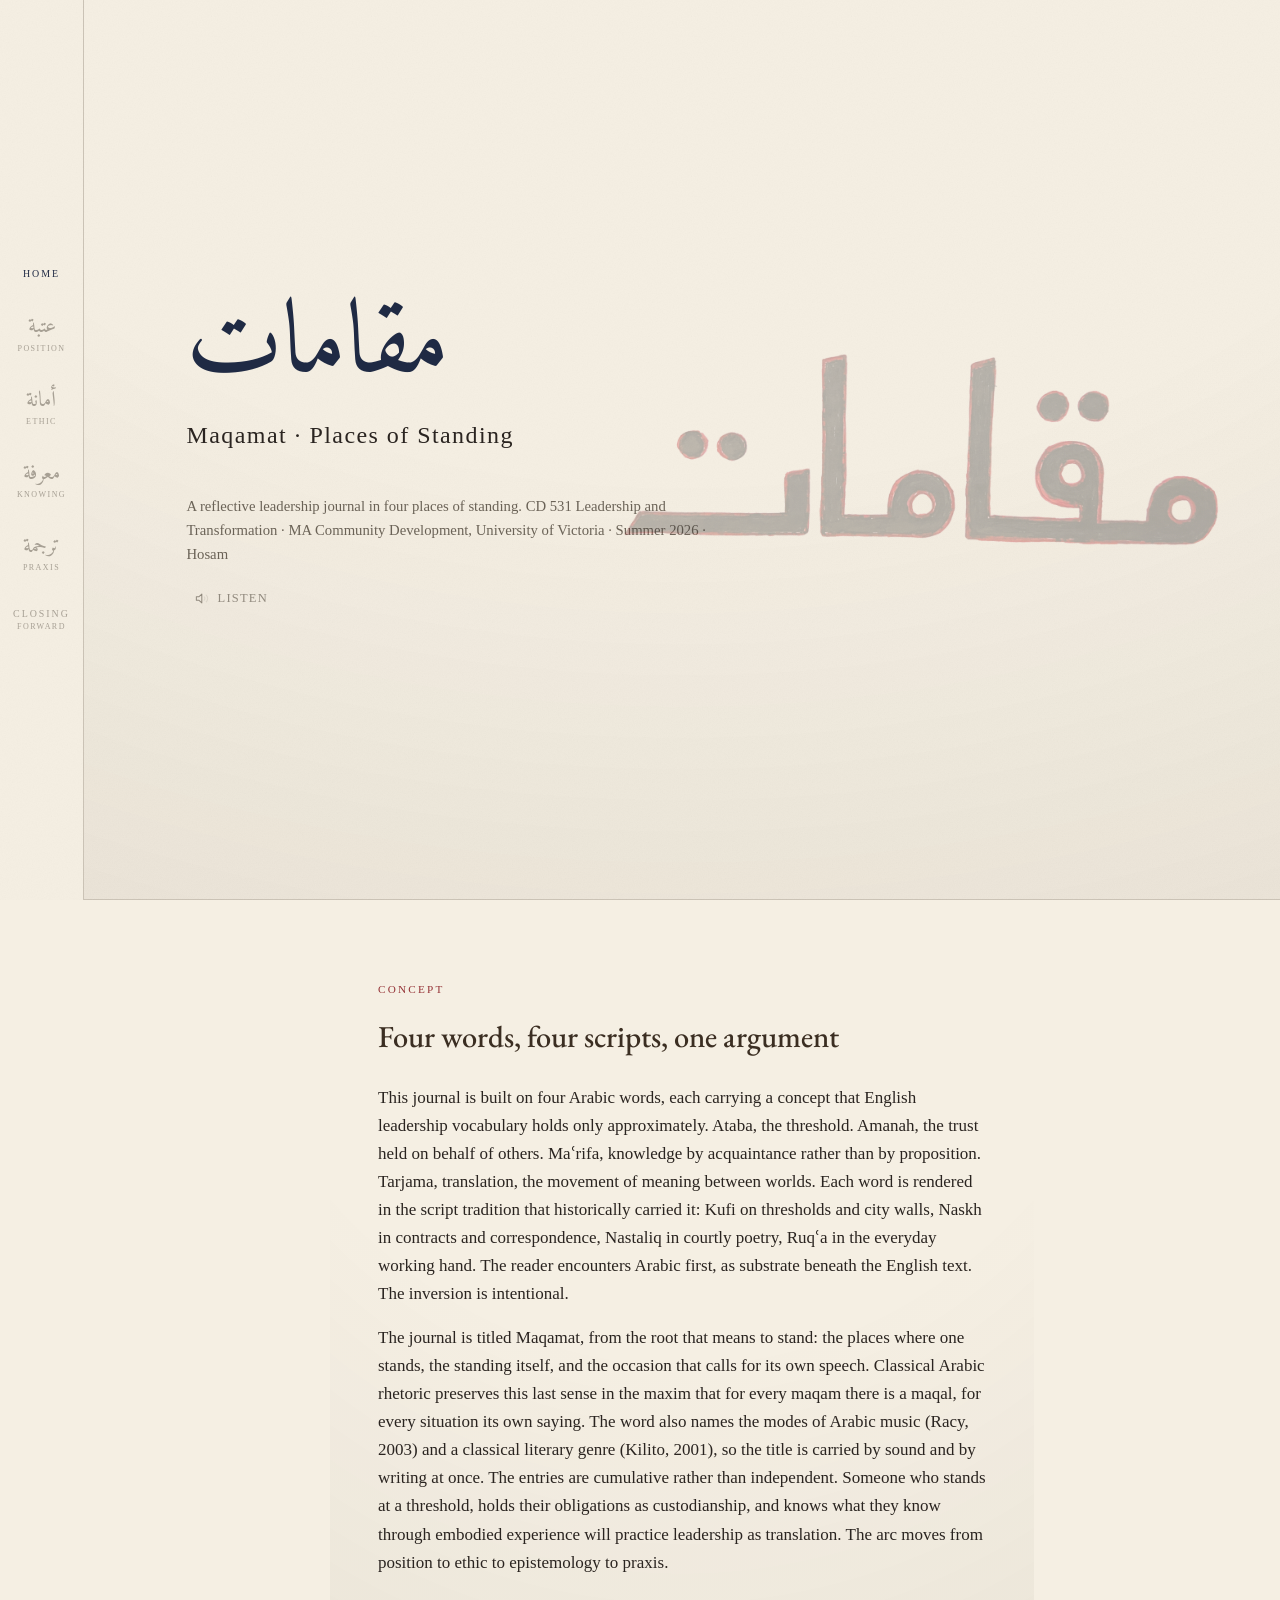
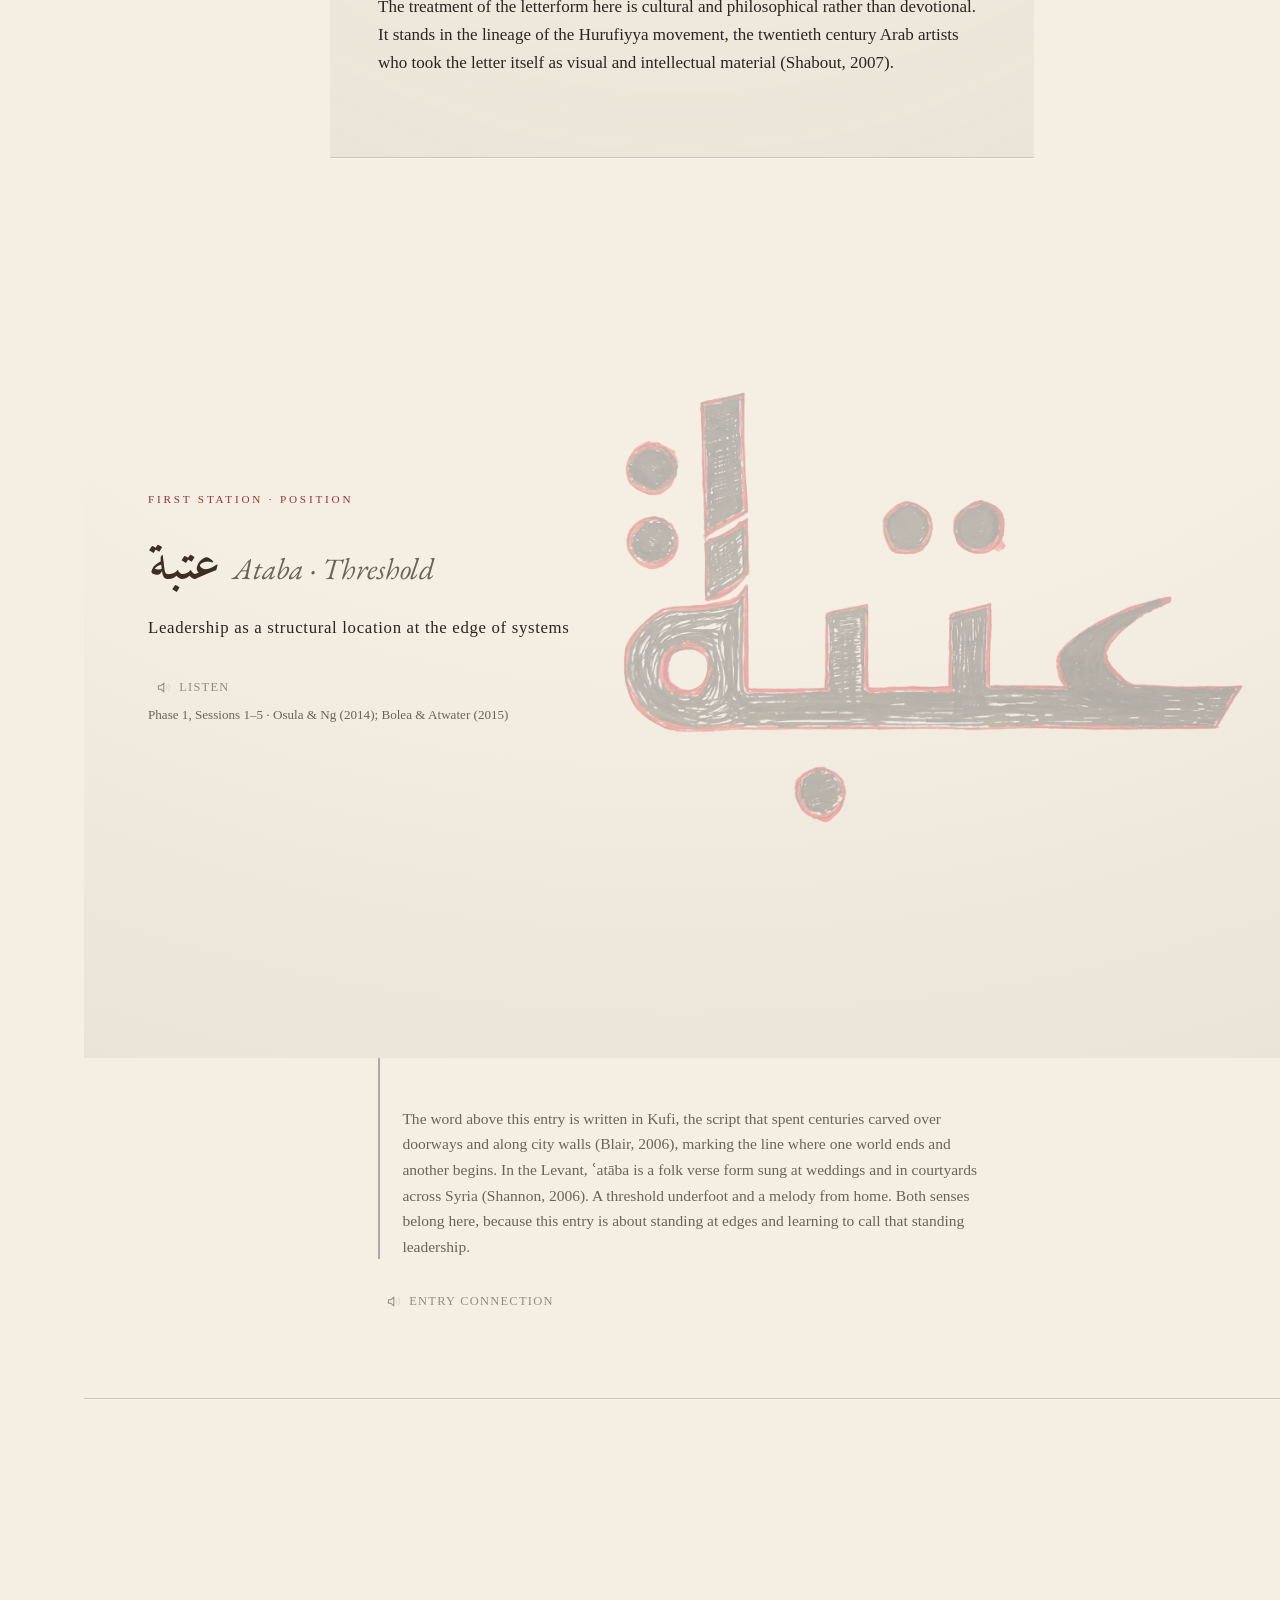
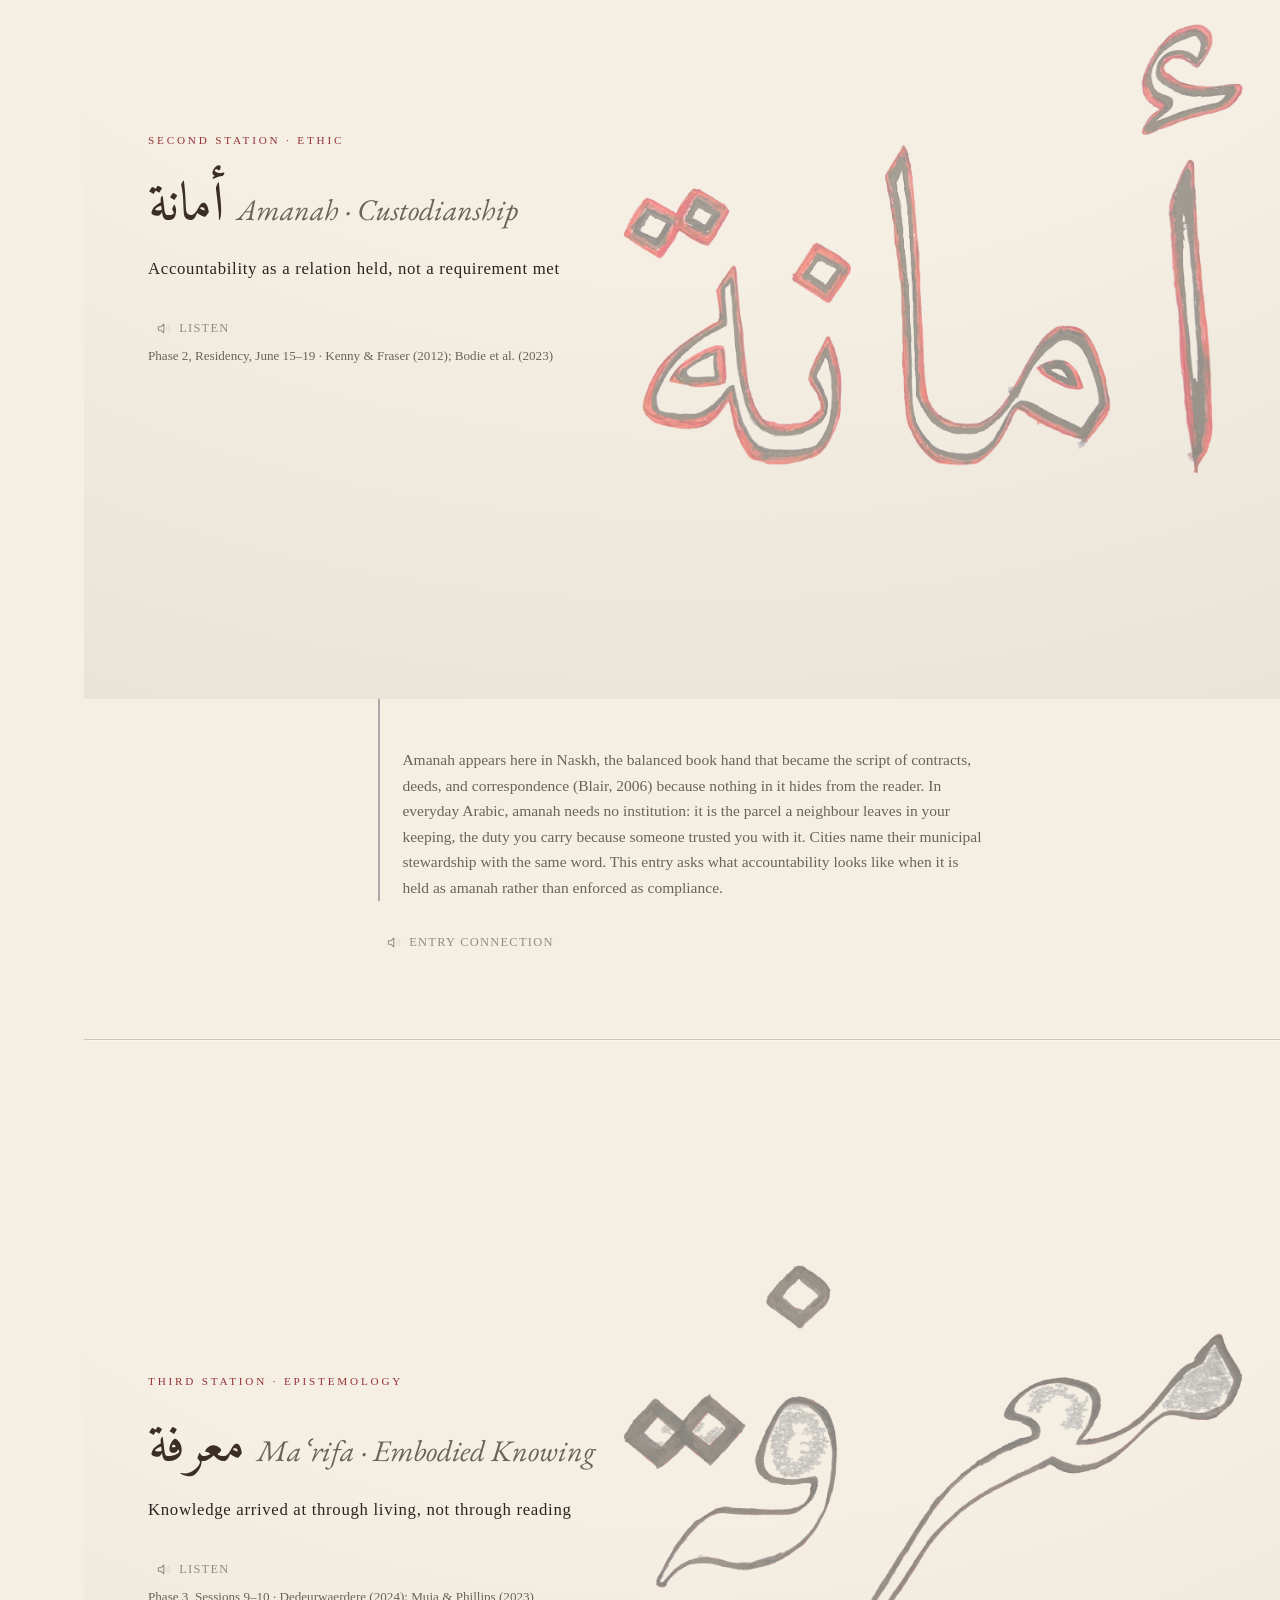
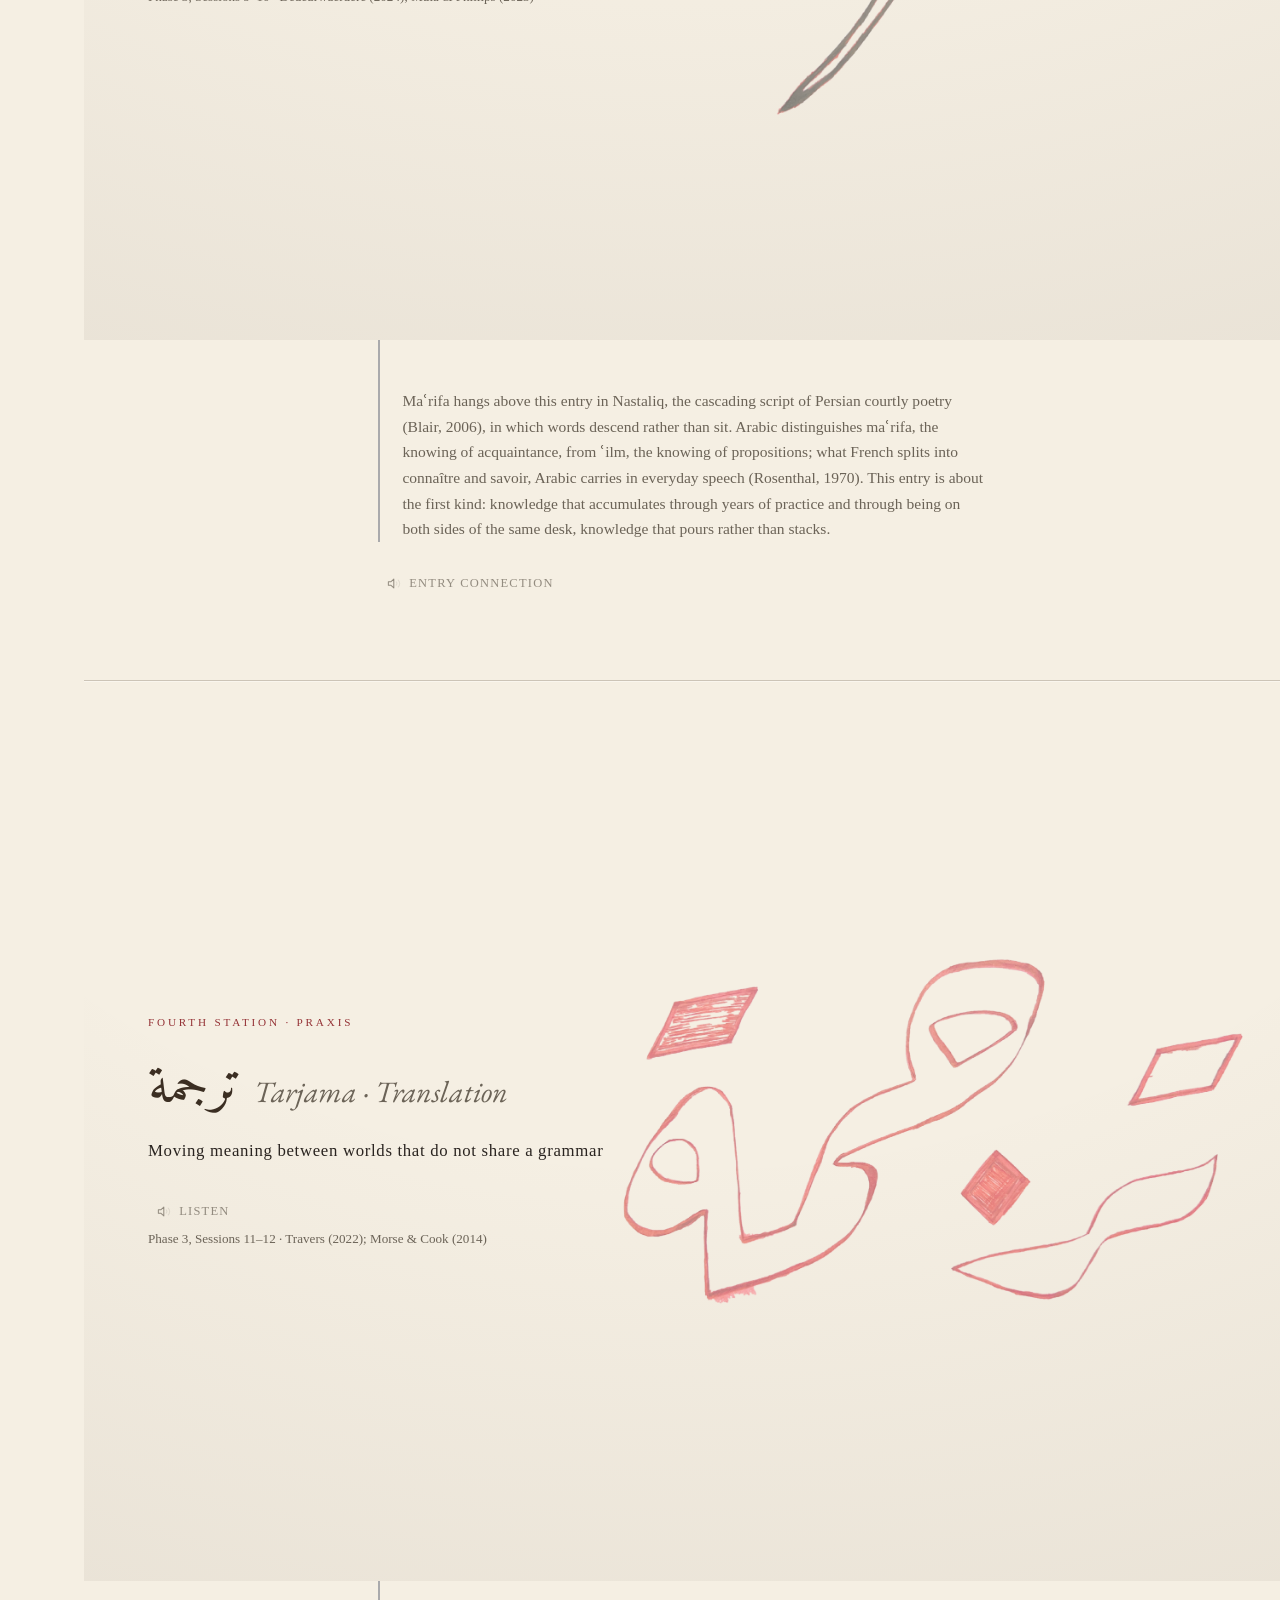
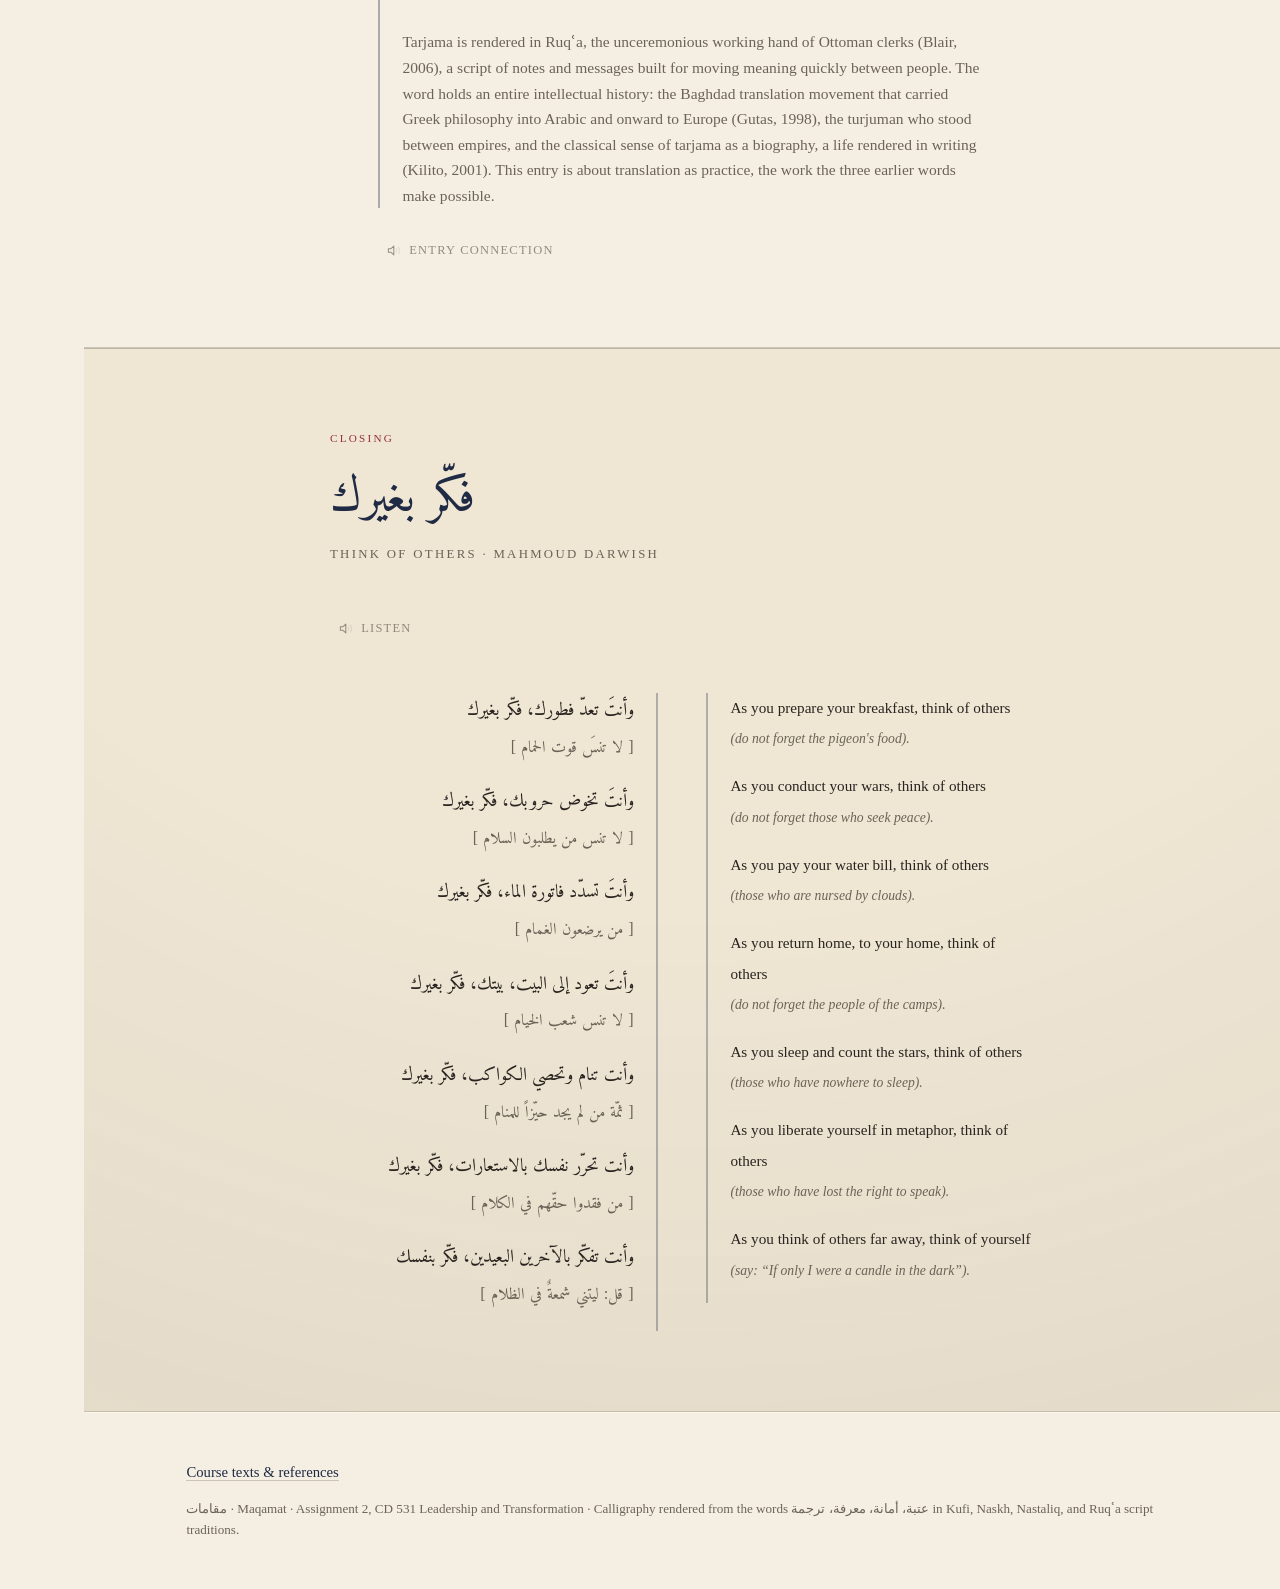
<file: index.html>
<!DOCTYPE html>
<html lang="en">
<head>
<meta charset="utf-8">
<meta name="viewport" content="width=device-width, initial-scale=1">
<title>مقامات · Maqamat · A Reflective Leadership Journal</title>
<meta name="description" content="Maqamat: a reflective leadership journal in four places of standing: Ataba, Amanah, Maʿrifa, Tarjama. CD 531 Leadership and Transformation, MA Community Development, University of Victoria.">
  <link rel="stylesheet" href="style.css">
</head>
<body>

<nav aria-label="Journal navigation">
  <a href="#hero" class="home-link">Home</a>
  <a href="#ataba" class="arabic" lang="ar">عتبة<small>Position</small></a>
  <a href="#amanah" class="arabic" lang="ar">أمانة<small>Ethic</small></a>
  <a href="#marifa" class="arabic" lang="ar">معرفة<small>Knowing</small></a>
  <a href="#tarjama" class="arabic" lang="ar">ترجمة<small>Praxis</small></a>
  <a href="#darwish" class="home-link">Closing<small>Forward</small></a>
</nav>

<main id="top">

  <header class="hero" id="hero">
    <div class="substrate"><img src="assets/maqamat_hand.png?v=2" alt="The word Maqamat in Hosam’s hand"></div>
    <h1 lang="ar">مقامات</h1>
    <p class="subtitle">Maqamat · Places of Standing</p>
    <p class="byline">A reflective leadership journal in four places of standing. CD 531 Leadership and Transformation · MA Community Development, University of Victoria · Summer 2026 · Hosam</p>
    <button class="audio-btn" data-audio="assets/audio/maqamat.mp3" aria-label="Listen: the title and opening">
      <svg class="icon-speaker" width="20" height="20" viewBox="0 0 22 22" fill="none" stroke="currentColor" stroke-width="1.5" stroke-linecap="round" stroke-linejoin="round" aria-hidden="true">
        <polygon points="10 4.5 5.5 8.5 2 8.5 2 13.5 5.5 13.5 10 17.5"/>
        <path class="wave wave1" d="M13.5 8.5 a3.5 3.5 0 0 1 0 5"/>
        <path class="wave wave2" d="M16.5 6 a7 7 0 0 1 0 10"/>
      </svg>
      <span class="audio-label">Listen</span>
    </button>
  </header>

  <section class="prose" id="concept">
    <p class="kicker">Concept</p>
    <h2>Four words, four scripts, one argument</h2>
    <p>This journal is built on four Arabic words, each carrying a concept that English leadership vocabulary holds only approximately. Ataba, the threshold. Amanah, the trust held on behalf of others. Maʿrifa, knowledge by acquaintance rather than by proposition. Tarjama, translation, the movement of meaning between worlds. Each word is rendered in the script tradition that historically carried it: Kufi on thresholds and city walls, Naskh in contracts and correspondence, Nastaliq in courtly poetry, Ruqʿa in the everyday working hand. The reader encounters Arabic first, as substrate beneath the English text. The inversion is intentional.</p>
    <p>The journal is titled Maqamat, from the root that means to stand: the places where one stands, the standing itself, and the occasion that calls for its own speech. Classical Arabic rhetoric preserves this last sense in the maxim that for every maqam there is a maqal, for every situation its own saying. The word also names the modes of Arabic music (Racy, 2003) and a classical literary genre (Kilito, 2001), so the title is carried by sound and by writing at once. The entries are cumulative rather than independent. Someone who stands at a threshold, holds their obligations as custodianship, and knows what they know through embodied experience will practice leadership as translation. The arc moves from position to ethic to epistemology to praxis.</p>
    <p>The treatment of the letterform here is cultural and philosophical rather than devotional. It stands in the lineage of the Hurufiyya movement, the twentieth century Arab artists who took the letter itself as visual and intellectual material (Shabout, 2007).</p>
  </section>

  <section id="ataba">
    <div class="entry-open">
      <div class="substrate"><img src="assets/ataba_hand.png?v=2" alt="The word Ataba in Hosam’s hand"></div>
      <div class="opener">
        <p class="entry-no">First Station · Position</p>
        <h2><span class="arabic" lang="ar">عتبة</span> <span class="translit">Ataba · Threshold</span></h2>
        <p class="axis">Leadership as a structural location at the edge of systems</p>
        <button class="audio-btn" data-audio="assets/audio/ataba.mp3" aria-label="Listen: pronunciation and meaning of Ataba">
          <svg class="icon-speaker" width="20" height="20" viewBox="0 0 22 22" fill="none" stroke="currentColor" stroke-width="1.5" stroke-linecap="round" stroke-linejoin="round" aria-hidden="true">
            <polygon points="10 4.5 5.5 8.5 2 8.5 2 13.5 5.5 13.5 10 17.5"/>
            <path class="wave wave1" d="M13.5 8.5 a3.5 3.5 0 0 1 0 5"/>
            <path class="wave wave2" d="M16.5 6 a7 7 0 0 1 0 10"/>
          </svg>
          <span class="audio-label">Listen</span>
        </button>
        <p class="phase">Phase 1, Sessions 1&#8211;5 · Osula &amp; Ng (2014); Bolea &amp; Atwater (2015)</p>
      </div>
    </div>
    <div class="entry-body">
      <p class="preface">The word above this entry is written in Kufi, the script that spent centuries carved over doorways and along city walls (Blair, 2006), marking the line where one world ends and another begins. In the Levant, ʿatāba is a folk verse form sung at weddings and in courtyards across Syria (Shannon, 2006). A threshold underfoot and a melody from home. Both senses belong here, because this entry is about standing at edges and learning to call that standing leadership.</p>
      <button class="audio-btn connection-btn" data-audio="assets/audio/ataba_connection.mp3" aria-label="Entry Connection: how Ataba connects to the course">
        <svg class="icon-speaker" width="20" height="20" viewBox="0 0 22 22" fill="none" stroke="currentColor" stroke-width="1.5" stroke-linecap="round" stroke-linejoin="round" aria-hidden="true">
          <polygon points="10 4.5 5.5 8.5 2 8.5 2 13.5 5.5 13.5 10 17.5"/>
          <path class="wave wave1" d="M13.5 8.5 a3.5 3.5 0 0 1 0 5"/>
          <path class="wave wave2" d="M16.5 6 a7 7 0 0 1 0 10"/>
        </svg>
        <span class="audio-label">Entry Connection</span>
      </button>

    </div>
  </section>

  <section id="amanah">
    <div class="entry-open">
      <div class="substrate"><img src="assets/amanah_hand.png?v=2" alt="The word Amanah in Hosam’s hand"></div>
      <div class="opener">
        <p class="entry-no">Second Station · Ethic</p>
        <h2><span class="arabic" lang="ar">أمانة</span> <span class="translit">Amanah · Custodianship</span></h2>
        <p class="axis">Accountability as a relation held, not a requirement met</p>
        <button class="audio-btn" data-audio="assets/audio/amanah.mp3" aria-label="Listen: pronunciation and meaning of Amanah">
          <svg class="icon-speaker" width="20" height="20" viewBox="0 0 22 22" fill="none" stroke="currentColor" stroke-width="1.5" stroke-linecap="round" stroke-linejoin="round" aria-hidden="true">
            <polygon points="10 4.5 5.5 8.5 2 8.5 2 13.5 5.5 13.5 10 17.5"/>
            <path class="wave wave1" d="M13.5 8.5 a3.5 3.5 0 0 1 0 5"/>
            <path class="wave wave2" d="M16.5 6 a7 7 0 0 1 0 10"/>
          </svg>
          <span class="audio-label">Listen</span>
        </button>
        <p class="phase">Phase 2, Residency, June 15&#8211;19 · Kenny &amp; Fraser (2012); Bodie et al. (2023)</p>
      </div>
    </div>
    <div class="entry-body">
      <p class="preface">Amanah appears here in Naskh, the balanced book hand that became the script of contracts, deeds, and correspondence (Blair, 2006) because nothing in it hides from the reader. In everyday Arabic, amanah needs no institution: it is the parcel a neighbour leaves in your keeping, the duty you carry because someone trusted you with it. Cities name their municipal stewardship with the same word. This entry asks what accountability looks like when it is held as amanah rather than enforced as compliance.</p>
      <button class="audio-btn connection-btn" data-audio="assets/audio/amanah_connection.mp3" aria-label="Entry Connection: how Amanah connects to the course">
        <svg class="icon-speaker" width="20" height="20" viewBox="0 0 22 22" fill="none" stroke="currentColor" stroke-width="1.5" stroke-linecap="round" stroke-linejoin="round" aria-hidden="true">
          <polygon points="10 4.5 5.5 8.5 2 8.5 2 13.5 5.5 13.5 10 17.5"/>
          <path class="wave wave1" d="M13.5 8.5 a3.5 3.5 0 0 1 0 5"/>
          <path class="wave wave2" d="M16.5 6 a7 7 0 0 1 0 10"/>
        </svg>
        <span class="audio-label">Entry Connection</span>
      </button>

    </div>
  </section>

  <section id="marifa">
    <div class="entry-open">
      <div class="substrate"><img src="assets/marifa_hand.png?v=2" alt="The word Maʿrifa in Hosam’s hand"></div>
      <div class="opener">
        <p class="entry-no">Third Station · Epistemology</p>
        <h2><span class="arabic" lang="ar">معرفة</span> <span class="translit">Maʿrifa · Embodied Knowing</span></h2>
        <p class="axis">Knowledge arrived at through living, not through reading</p>
        <button class="audio-btn" data-audio="assets/audio/marifa.mp3" aria-label="Listen: pronunciation and meaning of Marifa">
          <svg class="icon-speaker" width="20" height="20" viewBox="0 0 22 22" fill="none" stroke="currentColor" stroke-width="1.5" stroke-linecap="round" stroke-linejoin="round" aria-hidden="true">
            <polygon points="10 4.5 5.5 8.5 2 8.5 2 13.5 5.5 13.5 10 17.5"/>
            <path class="wave wave1" d="M13.5 8.5 a3.5 3.5 0 0 1 0 5"/>
            <path class="wave wave2" d="M16.5 6 a7 7 0 0 1 0 10"/>
          </svg>
          <span class="audio-label">Listen</span>
        </button>
        <p class="phase">Phase 3, Sessions 9&#8211;10 · Dedeurwaerdere (2024); Muia &amp; Phillips (2023)</p>
      </div>
    </div>
    <div class="entry-body">
      <p class="preface">Maʿrifa hangs above this entry in Nastaliq, the cascading script of Persian courtly poetry (Blair, 2006), in which words descend rather than sit. Arabic distinguishes maʿrifa, the knowing of acquaintance, from ʿilm, the knowing of propositions; what French splits into connaître and savoir, Arabic carries in everyday speech (Rosenthal, 1970). This entry is about the first kind: knowledge that accumulates through years of practice and through being on both sides of the same desk, knowledge that pours rather than stacks.</p>
      <button class="audio-btn connection-btn" data-audio="assets/audio/marifa_connection.mp3" aria-label="Entry Connection: how Marifa connects to the course">
        <svg class="icon-speaker" width="20" height="20" viewBox="0 0 22 22" fill="none" stroke="currentColor" stroke-width="1.5" stroke-linecap="round" stroke-linejoin="round" aria-hidden="true">
          <polygon points="10 4.5 5.5 8.5 2 8.5 2 13.5 5.5 13.5 10 17.5"/>
          <path class="wave wave1" d="M13.5 8.5 a3.5 3.5 0 0 1 0 5"/>
          <path class="wave wave2" d="M16.5 6 a7 7 0 0 1 0 10"/>
        </svg>
        <span class="audio-label">Entry Connection</span>
      </button>

    </div>
  </section>

  <section id="tarjama">
    <div class="entry-open">
      <div class="substrate"><img src="assets/tarjama_hand.png?v=2" alt="The word Tarjama in Hosam’s hand"></div>
      <div class="opener">
        <p class="entry-no">Fourth Station · Praxis</p>
        <h2><span class="arabic" lang="ar">ترجمة</span> <span class="translit">Tarjama · Translation</span></h2>
        <p class="axis">Moving meaning between worlds that do not share a grammar</p>
        <button class="audio-btn" data-audio="assets/audio/tarjama.mp3" aria-label="Listen: pronunciation and meaning of Tarjama">
          <svg class="icon-speaker" width="20" height="20" viewBox="0 0 22 22" fill="none" stroke="currentColor" stroke-width="1.5" stroke-linecap="round" stroke-linejoin="round" aria-hidden="true">
            <polygon points="10 4.5 5.5 8.5 2 8.5 2 13.5 5.5 13.5 10 17.5"/>
            <path class="wave wave1" d="M13.5 8.5 a3.5 3.5 0 0 1 0 5"/>
            <path class="wave wave2" d="M16.5 6 a7 7 0 0 1 0 10"/>
          </svg>
          <span class="audio-label">Listen</span>
        </button>
        <p class="phase">Phase 3, Sessions 11&#8211;12 · Travers (2022); Morse &amp; Cook (2014)</p>
      </div>
    </div>
    <div class="entry-body">
      <p class="preface">Tarjama is rendered in Ruqʿa, the unceremonious working hand of Ottoman clerks (Blair, 2006), a script of notes and messages built for moving meaning quickly between people. The word holds an entire intellectual history: the Baghdad translation movement that carried Greek philosophy into Arabic and onward to Europe (Gutas, 1998), the turjuman who stood between empires, and the classical sense of tarjama as a biography, a life rendered in writing (Kilito, 2001). This entry is about translation as practice, the work the three earlier words make possible.</p>
      <button class="audio-btn connection-btn" data-audio="assets/audio/tarjama_connection.mp3" aria-label="Entry Connection: how Tarjama connects to the course">
        <svg class="icon-speaker" width="20" height="20" viewBox="0 0 22 22" fill="none" stroke="currentColor" stroke-width="1.5" stroke-linecap="round" stroke-linejoin="round" aria-hidden="true">
          <polygon points="10 4.5 5.5 8.5 2 8.5 2 13.5 5.5 13.5 10 17.5"/>
          <path class="wave wave1" d="M13.5 8.5 a3.5 3.5 0 0 1 0 5"/>
          <path class="wave wave2" d="M16.5 6 a7 7 0 0 1 0 10"/>
        </svg>
        <span class="audio-label">Entry Connection</span>
      </button>

    </div>
  </section>

  <section id="darwish" class="closing">
    <div class="closing-inner">
      <p class="kicker">Closing</p>
      <h2 class="darwish-title" lang="ar">فكّر بغيرك</h2>
      <p class="darwish-credit">Think of Others &middot; Mahmoud Darwish</p>
      <button class="audio-btn" data-audio="assets/audio/darwish.mp3" aria-label="Listen: closing reading">
        <svg class="icon-speaker" width="20" height="20" viewBox="0 0 22 22" fill="none" stroke="currentColor" stroke-width="1.5" stroke-linecap="round" stroke-linejoin="round" aria-hidden="true">
          <polygon points="10 4.5 5.5 8.5 2 8.5 2 13.5 5.5 13.5 10 17.5"/>
          <path class="wave wave1" d="M13.5 8.5 a3.5 3.5 0 0 1 0 5"/>
          <path class="wave wave2" d="M16.5 6 a7 7 0 0 1 0 10"/>
        </svg>
        <span class="audio-label">Listen</span>
      </button>
      <div class="poem-wrap">
        <div class="poem-arabic" lang="ar" dir="rtl">
          <p class="stanza">وأنتَ تعدّ فطورك، فكّر بغيرك<br><span class="bracket">[ لا تنسَ قوت الحمام ]</span></p>
          <p class="stanza">وأنتَ تخوض حروبك، فكّر بغيرك<br><span class="bracket">[ لا تنس من يطلبون السلام ]</span></p>
          <p class="stanza">وأنتَ تسدّد فاتورة الماء، فكّر بغيرك<br><span class="bracket">[ من يرضعون الغمام ]</span></p>
          <p class="stanza">وأنتَ تعود إلى البيت، بيتك، فكّر بغيرك<br><span class="bracket">[ لا تنس شعب الخيام ]</span></p>
          <p class="stanza">وأنت تنام وتحصي الكواكب، فكّر بغيرك<br><span class="bracket">[ ثمّة من لم يجد حيّزاً للمنام ]</span></p>
          <p class="stanza">وأنت تحرّر نفسك بالاستعارات، فكّر بغيرك<br><span class="bracket">[ من فقدوا حقّهم في الكلام ]</span></p>
          <p class="stanza">وأنت تفكّر بالآخرين البعيدين، فكّر بنفسك<br><span class="bracket">[ قل: ليتني شمعةٌ في الظلام ]</span></p>
        </div>
        <div class="poem-english">
          <p class="stanza">As you prepare your breakfast, think of others<br><span class="bracket">(do not forget the pigeon's food).</span></p>
          <p class="stanza">As you conduct your wars, think of others<br><span class="bracket">(do not forget those who seek peace).</span></p>
          <p class="stanza">As you pay your water bill, think of others<br><span class="bracket">(those who are nursed by clouds).</span></p>
          <p class="stanza">As you return home, to your home, think of others<br><span class="bracket">(do not forget the people of the camps).</span></p>
          <p class="stanza">As you sleep and count the stars, think of others<br><span class="bracket">(those who have nowhere to sleep).</span></p>
          <p class="stanza">As you liberate yourself in metaphor, think of others<br><span class="bracket">(those who have lost the right to speak).</span></p>
          <p class="stanza">As you think of others far away, think of yourself<br><span class="bracket">(say: &ldquo;If only I were a candle in the dark&rdquo;).</span></p>
        </div>
      </div>
    </div>
  </section>

  <footer>
    <p><a class="ref-link" href="references.html">Course texts &amp; references</a></p>
    <p>مقامات · Maqamat · Assignment 2, CD 531 Leadership and Transformation · Calligraphy rendered from the words عتبة، أمانة، معرفة، ترجمة in Kufi, Naskh, Nastaliq, and Ruqʿa script traditions.</p>
  </footer>

</main>

<script>
  // Nav scroll observer
  const links = document.querySelectorAll('nav a[href^="#"]');
  const map = new Map();
  links.forEach(a => {
    const id = a.getAttribute('href').slice(1);
    const el = document.getElementById(id);
    if (el) map.set(el, a);
  });
  const obs = new IntersectionObserver(entries => {
    entries.forEach(e => {
      if (e.isIntersecting) {
        links.forEach(a => a.classList.remove('active'));
        const a = map.get(e.target);
        if (a) a.classList.add('active');
      }
    });
  }, { rootMargin: '-40% 0px -55% 0px' });
  map.forEach((a, el) => obs.observe(el));

  // Audio players
  let currentAudio = null;
  let currentBtn = null;

  function resetBtn(btn) {
    if (!btn) return;
    btn.classList.remove('playing');
    btn.querySelector('.audio-label').textContent = btn.dataset.restLabel;
  }

  document.querySelectorAll('.audio-btn').forEach(btn => {
    const label = btn.querySelector('.audio-label');
    btn.dataset.restLabel = label.textContent;
    const audio = new Audio(btn.dataset.audio);
    audio.addEventListener('ended', () => {
      resetBtn(btn);
      currentAudio = null;
      currentBtn = null;
    });
    audio.addEventListener('error', () => {
      btn.disabled = true;
      btn.style.opacity = '0.3';
      btn.title = 'Audio coming soon';
    });
    btn.addEventListener('click', () => {
      if (currentAudio && currentAudio !== audio) {
        currentAudio.pause();
        currentAudio.currentTime = 0;
        resetBtn(currentBtn);
      }
      if (audio.paused) {
        audio.play().then(() => {
          btn.classList.add('playing');
          label.textContent = 'Pause';
          currentAudio = audio;
          currentBtn = btn;
        }).catch(() => {
          btn.disabled = true;
          btn.style.opacity = '0.3';
        });
      } else {
        audio.pause();
        resetBtn(btn);
        currentAudio = null;
        currentBtn = null;
      }
    });
  });
</script>

</body>
</html>
</file>
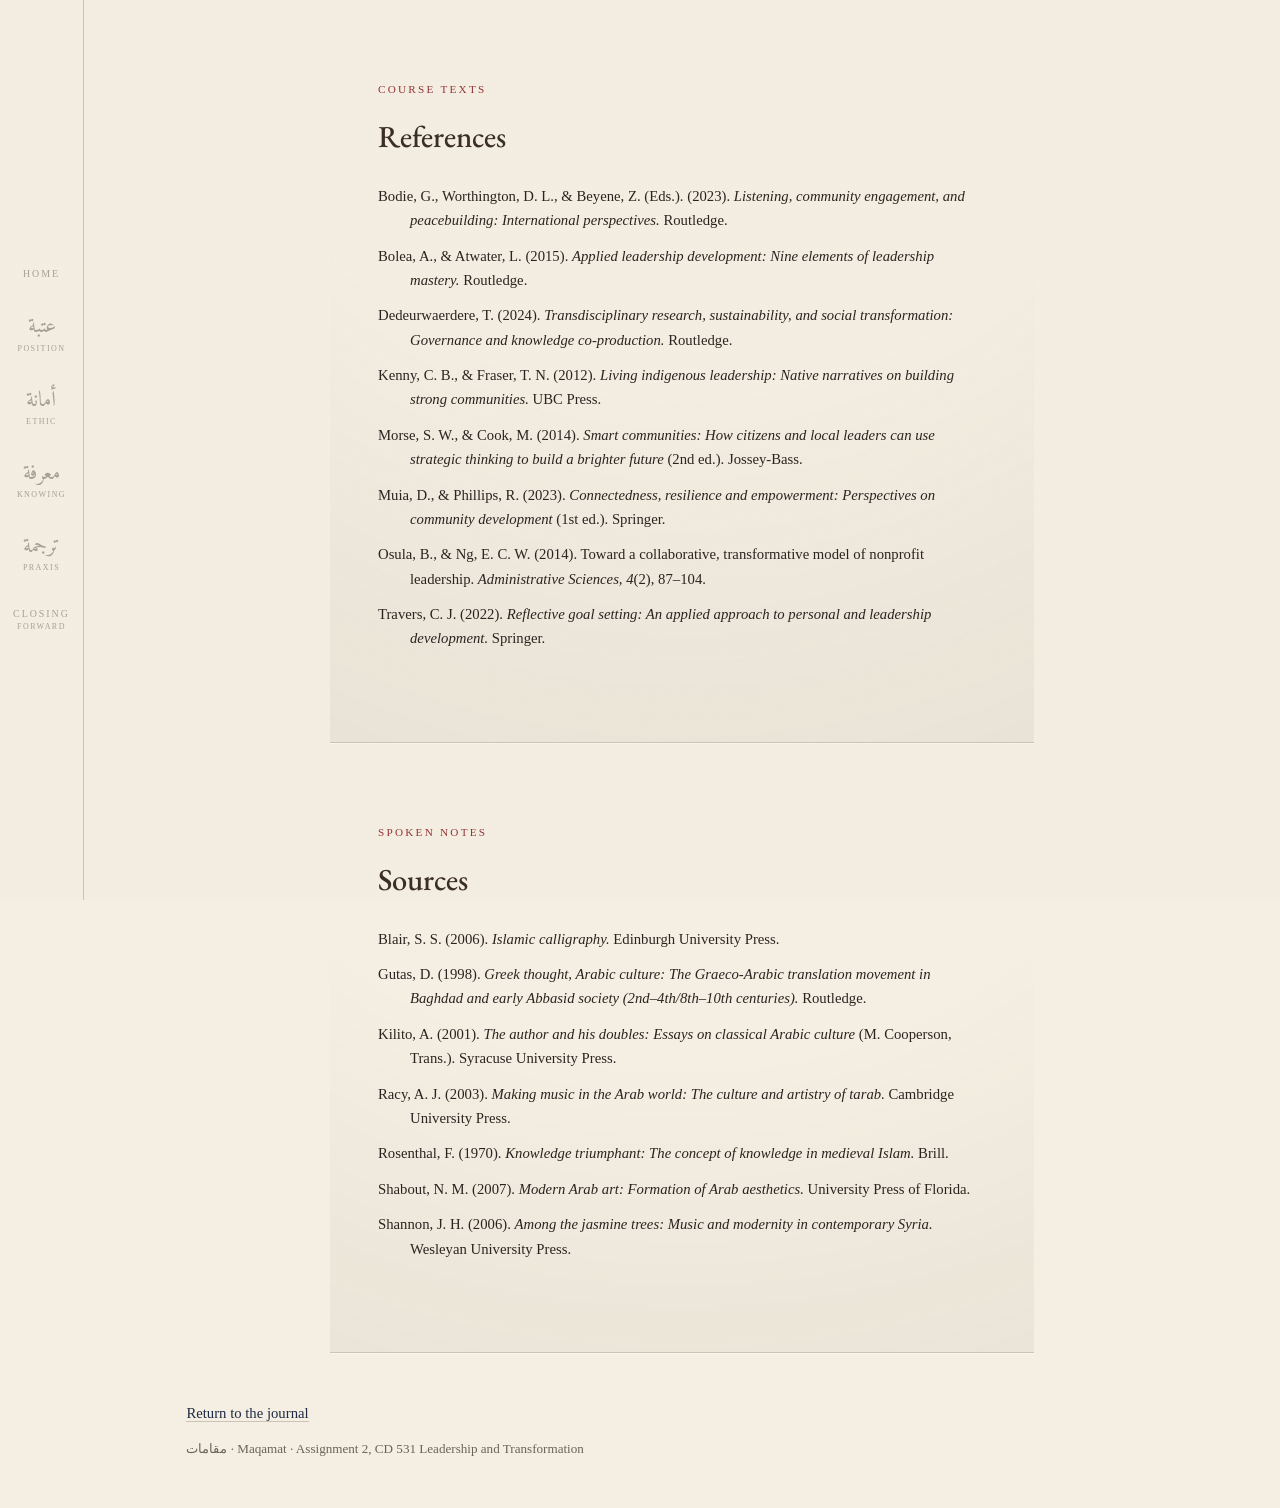
<file: references.html>
<!DOCTYPE html>
<html lang="en">
<head>
<meta charset="utf-8">
<meta name="viewport" content="width=device-width, initial-scale=1">
<title>References · مقامات · Maqamat</title>
  <link rel="stylesheet" href="style.css">
</head>
<body>

<nav aria-label="Journal navigation">
  <a href="index.html" class="home-link">Home</a>
  <a href="index.html#ataba" class="arabic" lang="ar">عتبة<small>Position</small></a>
  <a href="index.html#amanah" class="arabic" lang="ar">أمانة<small>Ethic</small></a>
  <a href="index.html#marifa" class="arabic" lang="ar">معرفة<small>Knowing</small></a>
  <a href="index.html#tarjama" class="arabic" lang="ar">ترجمة<small>Praxis</small></a>
  <a href="index.html#darwish" class="home-link">Closing<small>Forward</small></a>
</nav>

<main>

  <section class="prose refs" id="references">
    <p class="kicker">Course texts</p>
    <h2>References</h2>
    <ul>
      <li>Bodie, G., Worthington, D. L., &amp; Beyene, Z. (Eds.). (2023). <em>Listening, community engagement, and peacebuilding: International perspectives.</em> Routledge.</li>
      <li>Bolea, A., &amp; Atwater, L. (2015). <em>Applied leadership development: Nine elements of leadership mastery.</em> Routledge.</li>
      <li>Dedeurwaerdere, T. (2024). <em>Transdisciplinary research, sustainability, and social transformation: Governance and knowledge co-production.</em> Routledge.</li>
      <li>Kenny, C. B., &amp; Fraser, T. N. (2012). <em>Living indigenous leadership: Native narratives on building strong communities.</em> UBC Press.</li>
      <li>Morse, S. W., &amp; Cook, M. (2014). <em>Smart communities: How citizens and local leaders can use strategic thinking to build a brighter future</em> (2nd ed.). Jossey-Bass.</li>
      <li>Muia, D., &amp; Phillips, R. (2023). <em>Connectedness, resilience and empowerment: Perspectives on community development</em> (1st ed.). Springer.</li>
      <li>Osula, B., &amp; Ng, E. C. W. (2014). Toward a collaborative, transformative model of nonprofit leadership. <em>Administrative Sciences, 4</em>(2), 87&#8211;104.</li>
      <li>Travers, C. J. (2022). <em>Reflective goal setting: An applied approach to personal and leadership development.</em> Springer.</li>
    </ul>
  </section>

  <section class="prose refs" id="spoken-notes-refs">
    <p class="kicker">Spoken notes</p>
    <h2>Sources</h2>
    <ul>
      <li>Blair, S. S. (2006). <em>Islamic calligraphy.</em> Edinburgh University Press.</li>
      <li>Gutas, D. (1998). <em>Greek thought, Arabic culture: The Graeco-Arabic translation movement in Baghdad and early Abbasid society (2nd&#8211;4th/8th&#8211;10th centuries).</em> Routledge.</li>
      <li>Kilito, A. (2001). <em>The author and his doubles: Essays on classical Arabic culture</em> (M. Cooperson, Trans.). Syracuse University Press.</li>
      <li>Racy, A. J. (2003). <em>Making music in the Arab world: The culture and artistry of tarab.</em> Cambridge University Press.</li>
      <li>Rosenthal, F. (1970). <em>Knowledge triumphant: The concept of knowledge in medieval Islam.</em> Brill.</li>
      <li>Shabout, N. M. (2007). <em>Modern Arab art: Formation of Arab aesthetics.</em> University Press of Florida.</li>
      <li>Shannon, J. H. (2006). <em>Among the jasmine trees: Music and modernity in contemporary Syria.</em> Wesleyan University Press.</li>
    </ul>
  </section>

  <footer>
    <p><a class="ref-link" href="index.html">Return to the journal</a></p>
    <p>مقامات · Maqamat · Assignment 2, CD 531 Leadership and Transformation</p>
  </footer>

</main>

</body>
</html>
</file>
<file: style.css>
:root {
  --parchment: #F5EFE3;
  --parchment-deep: #EFE6D4;
  --charcoal: #2A2420;
  --indigo: #1F2A44;
  --faded: #6B6357;
  --rule: rgba(74, 58, 44, 0.24);
  --ink-red: #B53C40;
  --ink-red-deep: #943135;
  --paper-shadow: rgba(74, 58, 44, 0.07);
  --serif-display: 'EB Garamond', Georgia, serif;
  --heading: #3B2E22;
}

@font-face {
  font-family: 'Amiri';
  src: url('assets/fonts/amiri-arabic-400-normal.woff2') format('woff2');
  font-weight: 400;
  font-display: swap;
}

@font-face {
  font-family: 'EB Garamond';
  src: url('assets/fonts/eb-garamond-latin-400-normal.woff2') format('woff2');
  font-weight: 400; font-style: normal; font-display: swap;
}
@font-face {
  font-family: 'EB Garamond';
  src: url('assets/fonts/eb-garamond-latin-500-normal.woff2') format('woff2');
  font-weight: 500; font-style: normal; font-display: swap;
}
@font-face {
  font-family: 'EB Garamond';
  src: url('assets/fonts/eb-garamond-latin-400-italic.woff2') format('woff2');
  font-weight: 400; font-style: italic; font-display: swap;
}

* { box-sizing: border-box; margin: 0; padding: 0; }

html { scroll-behavior: smooth; }

body {
  background: var(--parchment);
  color: var(--charcoal);
  font-family: Georgia, 'Times New Roman', serif;
  line-height: 1.65;
  font-size: 17px;
}

.arabic { font-family: 'Amiri', serif; }

/* ---------- Navigation ---------- */
nav {
  position: fixed;
  top: 0;
  left: 0;
  height: 100vh;
  width: 84px;
  display: flex;
  flex-direction: column;
  justify-content: center;
  gap: 2.2rem;
  align-items: center;
  border-right: 1px solid var(--rule);
  background: var(--parchment);
  z-index: 10;
}

nav a {
  text-decoration: none;
  color: var(--faded);
  font-family: 'Amiri', serif;
  font-size: 1.35rem;
  opacity: 0.55;
  transition: opacity 0.3s, color 0.3s;
  writing-mode: horizontal-tb;
  text-align: center;
  line-height: 1.2;
}

nav a small {
  display: block;
  font-family: Georgia, serif;
  font-size: 0.5rem;
  letter-spacing: 0.18em;
  text-transform: uppercase;
  margin-top: 0.15rem;
}

nav a.active { opacity: 1; color: var(--indigo); }
nav a.home-link { font-size: 0.62rem; letter-spacing: 0.2em; font-family: Georgia, serif; text-transform: uppercase; }

main { margin-left: 84px; }

/* ---------- Hero ---------- */
.hero {
  min-height: 100vh;
  display: flex;
  flex-direction: column;
  justify-content: center;
  padding: 4rem clamp(1.5rem, 8vw, 7rem);
  position: relative;
  overflow: hidden;
  border-bottom: 1px solid var(--rule);
}

.hero .substrate {
  position: absolute;
  top: 0;
  bottom: 0;
  right: 0;
  width: 60%;
  display: flex;
  align-items: center;
  justify-content: center;
  pointer-events: none;
}

.hero .substrate img {
  max-width: min(48vw, 860px);
  max-height: 88vh;
  width: auto;
  height: auto;
  opacity: 0.4;
}

.hero h1 {
  font-family: 'Amiri', serif;
  font-size: clamp(3rem, 9vw, 6.5rem);
  font-weight: 400;
  color: var(--indigo);
  line-height: 1.15;
}

.hero .subtitle {
  font-size: clamp(1.1rem, 2.4vw, 1.5rem);
  margin-top: 0.6rem;
  letter-spacing: 0.06em;
}

.hero .byline {
  margin-top: 2.4rem;
  color: var(--faded);
  font-size: 0.92rem;
  max-width: 34rem;
}

/* ---------- Sections ---------- */
section {
  border-bottom: 1px solid var(--rule);
  box-shadow: 0 1px 0 rgba(255, 253, 247, 0.55);
}

.prose {
  max-width: 44rem;
  margin: 0 auto;
  padding: 5rem clamp(1.5rem, 4vw, 3rem);
}

.prose h2 {
  font-family: var(--serif-display);
  font-weight: 500;
  font-size: 1.9rem;
  margin-bottom: 1.4rem;
  color: var(--heading);
}

.prose p + p { margin-top: 1rem; }

.kicker {
  text-transform: uppercase;
  letter-spacing: 0.2em;
  font-size: 0.7rem;
  color: var(--ink-red-deep);
  margin-bottom: 0.8rem;
}

/* ---------- Entry panels ---------- */
.entry-open {
  min-height: 100vh;
  position: relative;
  display: flex;
  align-items: center;
  overflow: hidden;
  padding: clamp(2rem, 6vw, 5rem) clamp(1.5rem, 5vw, 5rem);
}

.entry-open .substrate {
  position: absolute;
  top: 0;
  bottom: 0;
  right: 0;
  width: 58%;
  display: flex;
  align-items: center;
  justify-content: center;
  pointer-events: none;
}

.entry-open .substrate img {
  max-width: min(50vw, 820px);
  max-height: 88vh;
  width: auto;
  height: auto;
  opacity: 0.4;
}

.entry-open .opener {
  position: relative;
  max-width: 36rem;
}

.entry-open .entry-no {
  font-size: 0.7rem;
  letter-spacing: 0.25em;
  text-transform: uppercase;
  color: var(--ink-red-deep);
}

.entry-open h2 {
  font-family: var(--serif-display);
  font-weight: 500;
  font-size: clamp(2.1rem, 5vw, 3.4rem);
  color: var(--heading);
  margin: 0.4rem 0 0.2rem;
}

.entry-open h2 .translit { font-style: italic; font-size: 0.55em; color: var(--faded); }

.entry-open .axis {
  font-size: 1.05rem;
  letter-spacing: 0.04em;
  margin-bottom: 0.9rem;
}

.entry-open .phase {
  font-size: 0.82rem;
  color: var(--faded);
}

/* ---------- Entry body ---------- */
.entry-body { max-width: 44rem; margin: 0 auto; padding: 0 clamp(1.5rem, 4vw, 3rem) 5rem; }

.entry-body h3 {
  font-family: var(--serif-display);
  font-weight: 400;
  font-style: italic;
  font-size: 1.4rem;
  color: var(--heading);
  margin: 2.8rem 0 0.8rem;
  padding-top: 2.2rem;
  border-top: 1px solid var(--rule);
}

.entry-body h3:first-child { border-top: none; padding-top: 3rem; }

.forthcoming {
  color: var(--faded);
  font-style: italic;
  font-size: 0.95rem;
}

/* ---------- References ---------- */
.refs ul { list-style: none; }
.refs li {
  padding-left: 2rem;
  text-indent: -2rem;
  margin-bottom: 0.7rem;
  font-size: 0.92rem;
}

footer {
  padding: 3rem clamp(1.5rem, 8vw, 7rem);
  color: var(--faded);
  font-size: 0.82rem;
}

/* ---------- Mobile ---------- */
@media (max-width: 720px) {
  .hero .substrate, .entry-open .substrate { width: 100%; }
  .hero .substrate img, .entry-open .substrate img { max-width: 86vw; max-height: 78vh; width: auto; height: auto; opacity: 0.3; }
  nav {
    height: auto;
    width: 100%;
    flex-direction: row;
    justify-content: center;
    gap: 1.3rem;
    padding: 0.55rem 0.5rem;
    border-right: none;
    border-bottom: 1px solid var(--rule);
  }
  nav a { font-size: 1.05rem; }
  nav a small { display: none; }
  main { margin-left: 0; padding-top: 3.2rem; }
  .entry-open { align-items: center; }
}

/* ---------- Entry prefaces ---------- */
.preface {
  padding: 3rem 0 0 1.4rem;
  border-left: 2px solid rgba(31, 42, 68, 0.35);
  color: var(--faded);
  font-size: 0.97rem;
  max-width: 40rem;
}

.entry-body .preface + h3 { margin-top: 3rem; }

/* ---------- Reference page link ---------- */
.ref-link {
  color: var(--indigo);
  text-decoration: none;
  border-bottom: 1px solid var(--rule);
  font-size: 0.92rem;
}

.ref-link:hover { border-bottom-color: var(--indigo); }

footer p + p { margin-top: 0.8rem; }

/* ---------- Audio buttons ---------- */
.audio-btn {
  display: inline-flex;
  align-items: center;
  gap: 0.45rem;
  background: none;
  border: 1px solid transparent;
  cursor: pointer;
  color: var(--faded);
  padding: 0.35rem 0.7rem 0.35rem 0.5rem;
  border-radius: 2rem;
  margin-top: 1.1rem;
  font-family: Georgia, serif;
  font-size: 0.78rem;
  letter-spacing: 0.1em;
  text-transform: uppercase;
  opacity: 0.7;
  transition: opacity 0.2s, color 0.2s, border-color 0.2s;
}

.audio-btn:hover { opacity: 1; border-color: var(--rule); }

.audio-btn svg { width: 1.2em; height: 1.2em; flex-shrink: 0; }

.audio-btn .wave { transition: opacity 0.3s; opacity: 0.2; }

.audio-btn.playing { color: var(--ink-red-deep); opacity: 1; border-color: rgba(181,60,64,0.35); }

.audio-btn.playing .wave { opacity: 1; }

.audio-btn:disabled { cursor: default; }

.hero .audio-btn { align-self: flex-start; }
.entry-body .connection-btn { margin-top: 1.75rem; }

/* ---------- Darwish closing ---------- */
.closing {
  min-height: 100vh;
  background: var(--parchment-deep);
  border-top: 1px solid var(--rule);
  border-bottom: 1px solid var(--rule);
  display: flex;
  align-items: center;
  padding: 5rem clamp(1.5rem, 8vw, 7rem);
}

.closing-inner { max-width: 44rem; width: 100%; margin: 0 auto; }

.darwish-title {
  font-family: 'Amiri', serif;
  font-weight: 400;
  font-size: clamp(2rem, 5vw, 3rem);
  color: var(--indigo);
  margin-bottom: 0.25rem;
}

.darwish-credit {
  font-size: 0.8rem;
  letter-spacing: 0.18em;
  text-transform: uppercase;
  color: var(--faded);
  margin-bottom: 2rem;
}

.darwish-intro {
  font-size: 0.97rem;
  color: var(--faded);
  max-width: 38rem;
  margin-bottom: 0.6rem;
}

.poem-wrap {
  display: grid;
  grid-template-columns: 1fr 1fr;
  gap: 3rem;
  margin-top: 3rem;
  align-items: start;
}

.poem-arabic {
  font-family: 'Amiri', serif;
  font-size: 1.15rem;
  line-height: 2;
  direction: rtl;
  text-align: right;
  border-right: 2px solid rgba(31,42,68,0.3);
  padding-right: 1.4rem;
}

.poem-english {
  font-size: 0.95rem;
  line-height: 2;
  border-left: 2px solid rgba(31,42,68,0.3);
  padding-left: 1.4rem;
}

.poem-arabic .stanza,
.poem-english .stanza {
  margin-bottom: 1.1rem;
}

.poem-arabic .bracket {
  color: var(--faded);
  font-size: 0.88em;
}

.poem-english .bracket {
  color: var(--faded);
  font-style: italic;
  font-size: 0.9em;
}

@media (max-width: 720px) {
  .poem-wrap {
    grid-template-columns: 1fr;
    gap: 2rem;
  }
  .poem-arabic {
    border-right: none;
    padding-right: 0;
    border-bottom: 1px solid var(--rule);
    padding-bottom: 2rem;
  }
}

/* ---------- Ink accents ---------- */
::selection { background: rgba(181, 60, 64, 0.18); }

/* Balance visual weight: solid words lighter, outline/pencil words stronger */
.substrate img[src*="maqamat_hand"], .substrate img[src*="ataba_hand"] { opacity: 0.32; }
.substrate img[src*="amanah_hand"], .substrate img[src*="tarjama_hand"] { opacity: 0.5; }
.substrate img[src*="marifa_hand"] { opacity: 0.55; }

@media (max-width: 760px) {
  .substrate img[src*="maqamat_hand"], .substrate img[src*="ataba_hand"] { opacity: 0.24; }
  .substrate img[src*="amanah_hand"], .substrate img[src*="tarjama_hand"] { opacity: 0.38; }
  .substrate img[src*="marifa_hand"] { opacity: 0.42; }
}

/* ---------- Warm paper texture ---------- */
body::after {
  content: "";
  position: fixed;
  inset: 0;
  pointer-events: none;
  z-index: 9999;
  opacity: 0.05;
  mix-blend-mode: multiply;
  background-image: url("data:image/svg+xml,%3Csvg xmlns='http://www.w3.org/2000/svg' width='160' height='160'%3E%3Cfilter id='n'%3E%3CfeTurbulence type='fractalNoise' baseFrequency='0.8' numOctaves='2' stitchTiles='stitch'/%3E%3CfeColorMatrix type='saturate' values='0'/%3E%3C/filter%3E%3Crect width='160' height='160' filter='url(%23n)'/%3E%3C/svg%3E");
  background-size: 160px 160px;
}

/* soft aged-paper vignette so surfaces aren't flat */
.hero, .entry-open, .closing, .prose, .refs {
  background-image: radial-gradient(135% 130% at 50% -15%, rgba(255,255,255,0) 52%, var(--paper-shadow) 100%);
}
.closing {
  background-color: var(--parchment-deep);
}
</file>
